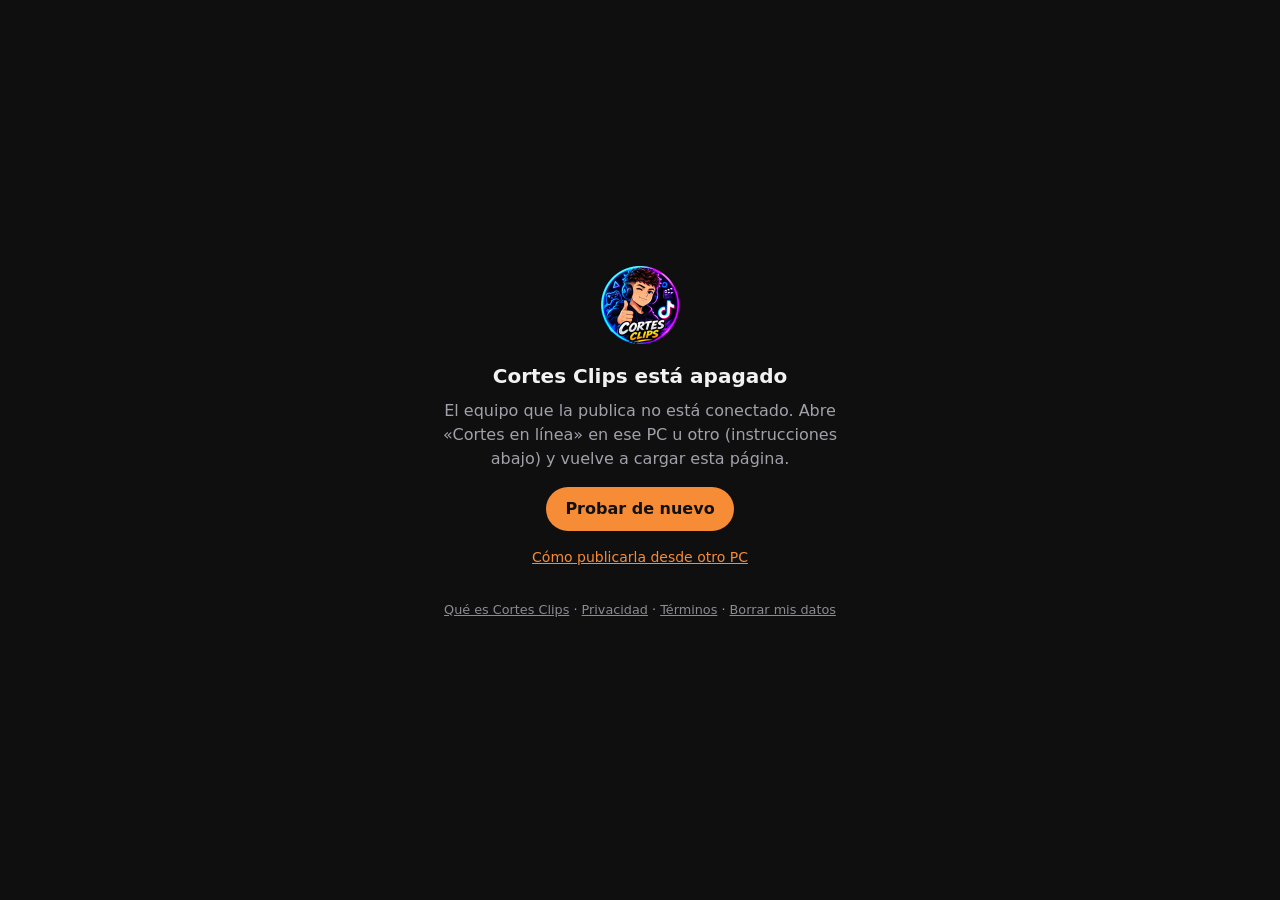
<file: index.html>
<!doctype html>
<html lang="es">
<head>
<meta charset="utf-8">
<meta name="viewport" content="width=device-width, initial-scale=1">
<meta name="robots" content="noindex">
<title>Cortes Clips</title>
<link rel="icon" type="image/png" href="favicon.png">
<style>
  :root { color-scheme: dark; }
  body { margin: 0; min-height: 100dvh; display: grid; place-items: center; background: #0f0f10; color: #f2f2f2;
         font: 16px/1.5 system-ui, -apple-system, "Segoe UI", sans-serif; }
  main { max-width: 26rem; padding: 2rem; text-align: center; }
  .logo { width: 5rem; height: 5rem; margin: 0 auto 1rem; border-radius: 50%; display: block; }
  h1 { font-size: 1.25rem; margin: 0 0 .5rem; }
  p { color: #a1a1aa; margin: 0 0 1rem; }
  button { font: inherit; padding: .6rem 1.2rem; border: 0; border-radius: 999px; background: #f68c36; color: #111; font-weight: 600; cursor: pointer; }
  .spin { width: 1.5rem; height: 1.5rem; margin: 0 auto; border: 3px solid #333; border-top-color: #f68c36; border-radius: 50%; animation: s 1s linear infinite; }
  @keyframes s { to { transform: rotate(360deg); } }
</style>
</head>
<body>
<main>
  <img class="logo" src="logo.png" alt="" aria-hidden="true">
  <h1 id="titulo">Abriendo Cortes Clips…</h1>
  <p id="texto">Buscando el link vigente.</p>
  <div id="spin" class="spin" aria-hidden="true"></div>
  <button id="otra" hidden>Probar de nuevo</button>
  <p id="ayuda" hidden style="margin-top:1rem;font-size:.875rem"><a href="https://github.com/brayannpilli/cortes#publicarla-desde-otro-pc-windows" style="color:#f68c36">Cómo publicarla desde otro PC</a></p>
  <p style="margin-top:2rem;font-size:.8rem"><a href="inicio.html" style="color:#8b8b93">Qué es Cortes Clips</a> · <a href="privacidad.html" style="color:#8b8b93">Privacidad</a> · <a href="terminos.html" style="color:#8b8b93">Términos</a> · <a href="borrar-datos.html" style="color:#8b8b93">Borrar mis datos</a></p>
</main>
<script>
// El PC que publica Cortes cambia de link cada vez que reabre el túnel y lo guarda en link.json.
// Se lee por la API de GitHub (sin caché) y, si la app responde, se entra.
const titulo = document.getElementById("titulo"), texto = document.getElementById("texto");
const spin = document.getElementById("spin"), otra = document.getElementById("otra");
otra.onclick = () => location.reload();

function apagada(msg) {
  titulo.textContent = "Cortes Clips está apagado";
  texto.textContent = msg;
  spin.hidden = true;
  otra.hidden = false;
  document.getElementById("ayuda").hidden = false;
}

async function abrir() {
  try {
    const r = await fetch("https://api.github.com/repos/brayannpilli/cortes/contents/link.json?ref=main",
      { headers: { Accept: "application/vnd.github.raw+json" }, cache: "no-store" });
    if (!r.ok) throw new Error("sin link");
    const { url } = await r.json();
    if (!/^https:\/\/[a-z0-9-]+\.trycloudflare\.com$/.test(url)) throw new Error("link no válido");
    // ¿Responde? (no-cors: solo importa si la conexión llega; un túnel caído falla al instante)
    const ctl = new AbortController();
    const t = setTimeout(() => ctl.abort(), 12000);
    await fetch(url + "/api/auth/me", { mode: "no-cors", cache: "no-store", signal: ctl.signal });
    clearTimeout(t);
    location.replace(url + location.hash);
  } catch {
    apagada("El equipo que la publica no está conectado. Abre «Cortes en línea» en ese PC u otro (instrucciones abajo) y vuelve a cargar esta página.");
  }
}
abrir();
</script>
</body>
</html>
</file>
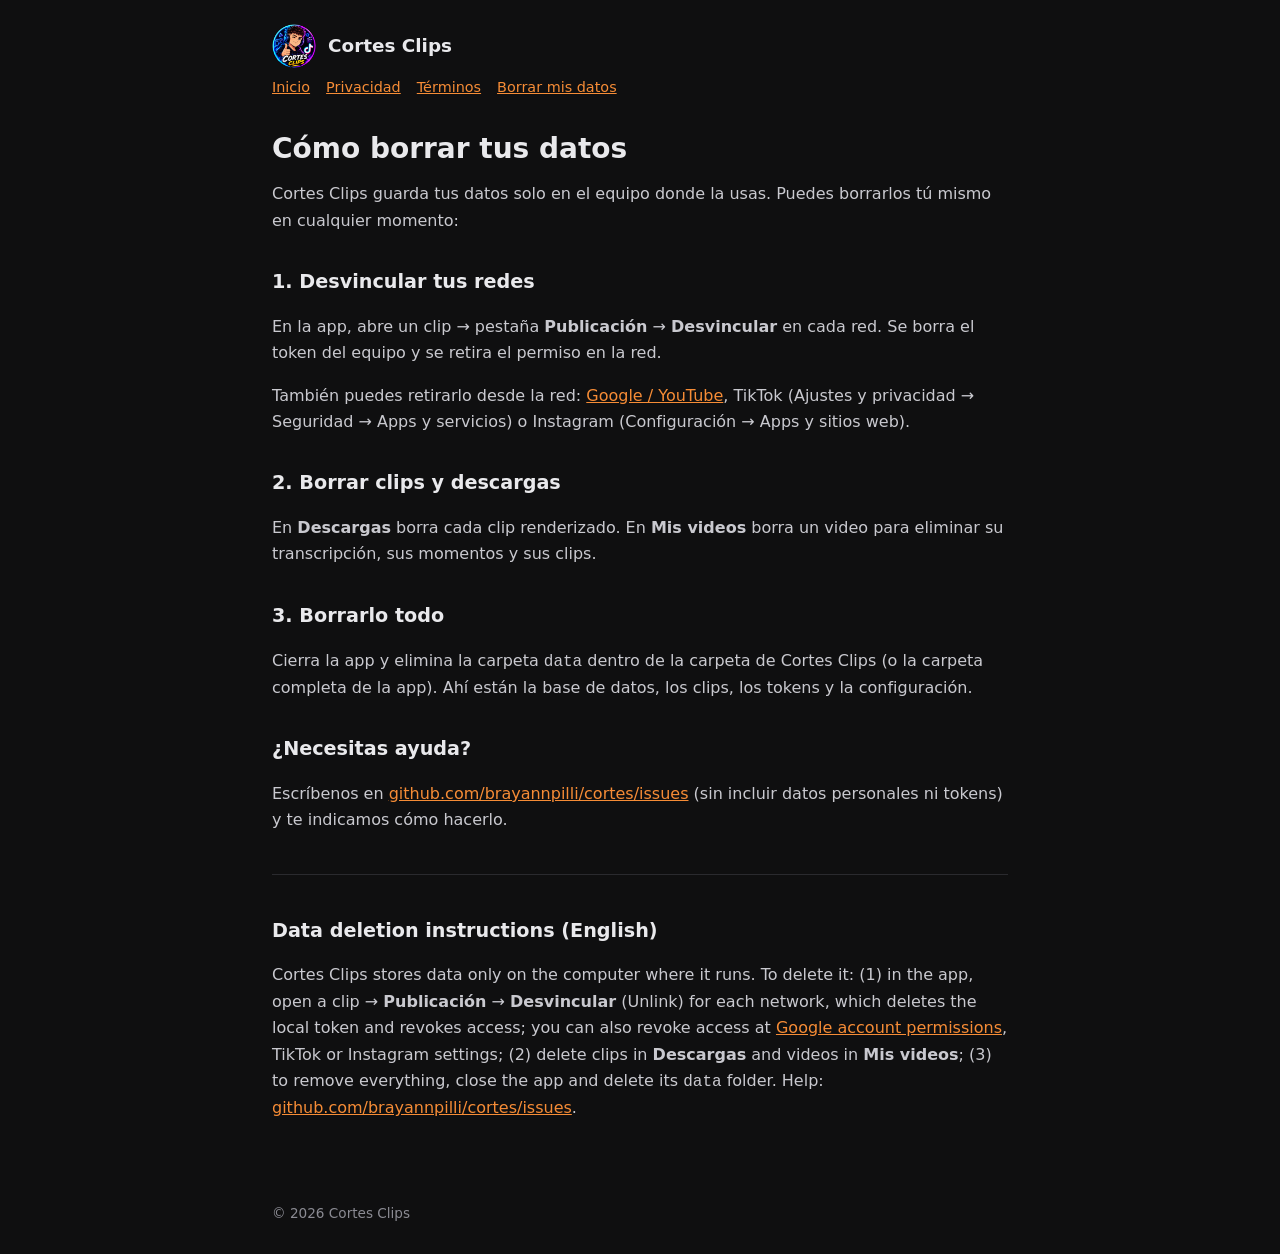
<file: borrar-datos.html>
<!doctype html>
<html lang="es">
<head>
<meta charset="utf-8">
<meta name="viewport" content="width=device-width, initial-scale=1">
<title>Borrar mis datos — Cortes Clips</title>
<link rel="icon" type="image/png" href="favicon.png">
<link rel="stylesheet" href="legal.css">
</head>
<body>
<header><img src="logo.png" alt=""><a href="inicio.html">Cortes Clips</a></header>
<nav><a href="inicio.html">Inicio</a><a href="privacidad.html">Privacidad</a><a href="terminos.html">Términos</a><a href="borrar-datos.html">Borrar mis datos</a></nav>
<main>
  <h1>Cómo borrar tus datos</h1>
  <p>Cortes Clips guarda tus datos solo en el equipo donde la usas. Puedes borrarlos tú mismo en cualquier momento:</p>
  <h2>1. Desvincular tus redes</h2>
  <p>En la app, abre un clip → pestaña <strong>Publicación</strong> → <strong>Desvincular</strong> en cada red. Se borra el token del equipo y se retira el permiso en la red.</p>
  <p>También puedes retirarlo desde la red: <a href="https://myaccount.google.com/permissions">Google / YouTube</a>, TikTok (Ajustes y privacidad → Seguridad → Apps y servicios) o Instagram (Configuración → Apps y sitios web).</p>
  <h2>2. Borrar clips y descargas</h2>
  <p>En <strong>Descargas</strong> borra cada clip renderizado. En <strong>Mis videos</strong> borra un video para eliminar su transcripción, sus momentos y sus clips.</p>
  <h2>3. Borrarlo todo</h2>
  <p>Cierra la app y elimina la carpeta <code>data</code> dentro de la carpeta de Cortes Clips (o la carpeta completa de la app). Ahí están la base de datos, los clips, los tokens y la configuración.</p>
  <h2>¿Necesitas ayuda?</h2>
  <p>Escríbenos en <a href="https://github.com/brayannpilli/cortes/issues">github.com/brayannpilli/cortes/issues</a> (sin incluir datos personales ni tokens) y te indicamos cómo hacerlo.</p>
  <hr>
  <h2 id="english" lang="en">Data deletion instructions (English)</h2>
  <div lang="en">
  <p>Cortes Clips stores data only on the computer where it runs. To delete it: (1) in the app, open a clip → <strong>Publicación</strong> → <strong>Desvincular</strong> (Unlink) for each network, which deletes the local token and revokes access; you can also revoke access at <a href="https://myaccount.google.com/permissions">Google account permissions</a>, TikTok or Instagram settings; (2) delete clips in <strong>Descargas</strong> and videos in <strong>Mis videos</strong>; (3) to remove everything, close the app and delete its <code>data</code> folder. Help: <a href="https://github.com/brayannpilli/cortes/issues">github.com/brayannpilli/cortes/issues</a>.</p>
  </div>
</main>
<footer>© 2026 Cortes Clips</footer>
</body>
</html>
</file>
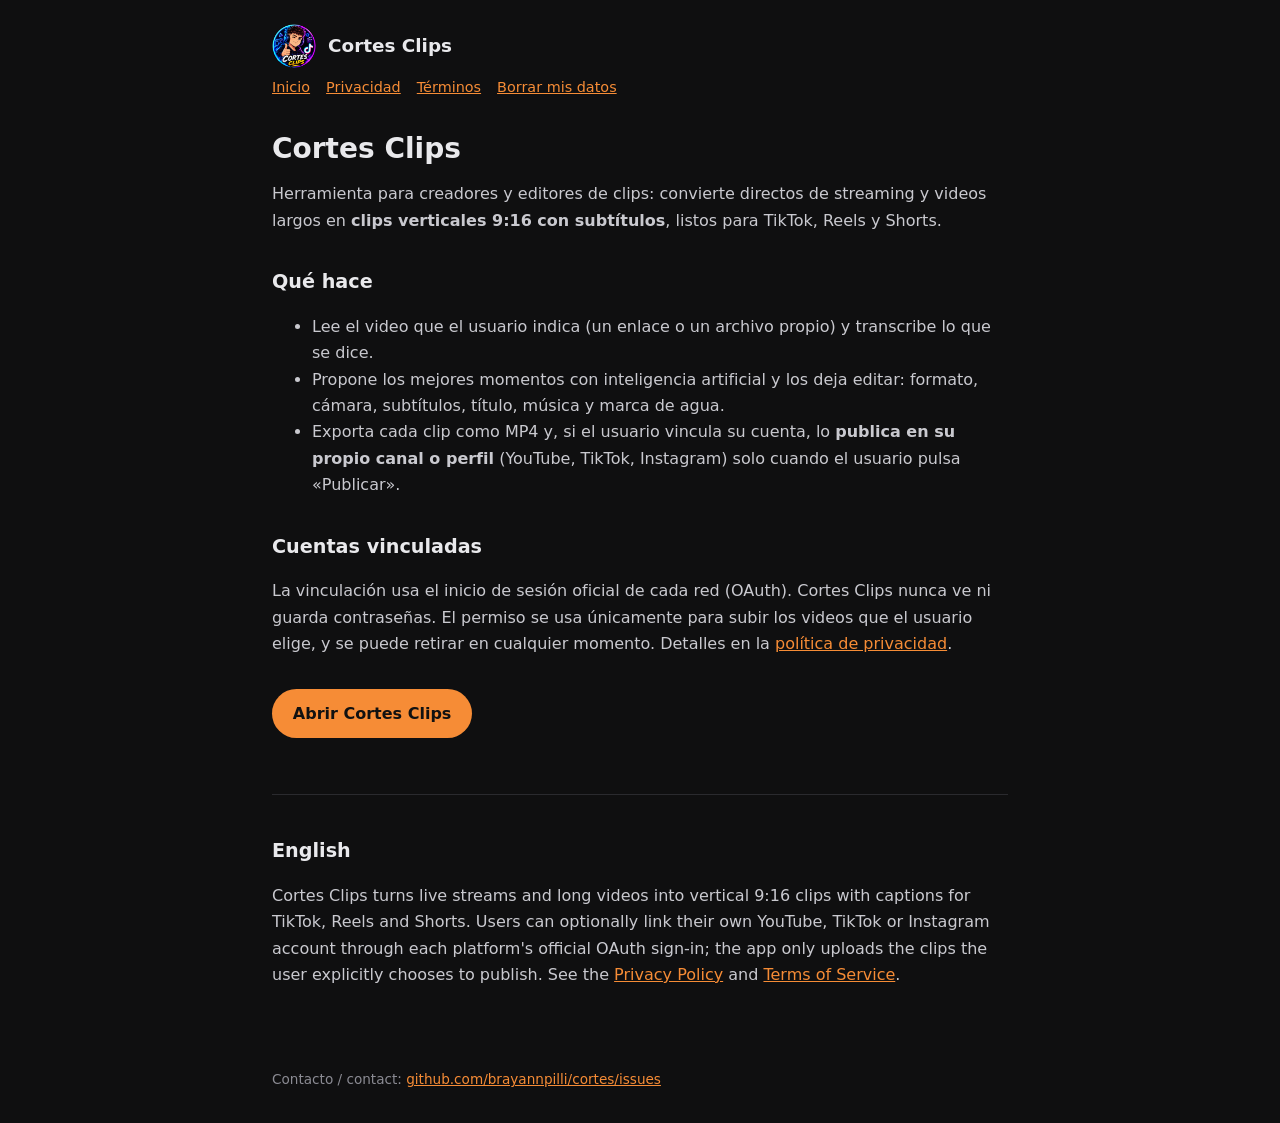
<file: inicio.html>
<!doctype html>
<html lang="es">
<head>
<meta charset="utf-8">
<meta name="viewport" content="width=device-width, initial-scale=1">
<title>Cortes Clips — clips verticales con subtítulos</title>
<meta name="description" content="Cortes Clips convierte directos y videos largos en clips verticales 9:16 con subtítulos, y permite publicarlos en las redes del propio usuario.">
<link rel="icon" type="image/png" href="favicon.png">
<link rel="stylesheet" href="legal.css">
</head>
<body>
<header><img src="logo.png" alt=""><a href="inicio.html">Cortes Clips</a></header>
<nav><a href="inicio.html">Inicio</a><a href="privacidad.html">Privacidad</a><a href="terminos.html">Términos</a><a href="borrar-datos.html">Borrar mis datos</a></nav>
<main>
  <h1>Cortes Clips</h1>
  <p>Herramienta para creadores y editores de clips: convierte directos de streaming y videos largos en <strong>clips verticales 9:16 con subtítulos</strong>, listos para TikTok, Reels y Shorts.</p>
  <h2>Qué hace</h2>
  <ul>
    <li>Lee el video que el usuario indica (un enlace o un archivo propio) y transcribe lo que se dice.</li>
    <li>Propone los mejores momentos con inteligencia artificial y los deja editar: formato, cámara, subtítulos, título, música y marca de agua.</li>
    <li>Exporta cada clip como MP4 y, si el usuario vincula su cuenta, lo <strong>publica en su propio canal o perfil</strong> (YouTube, TikTok, Instagram) solo cuando el usuario pulsa «Publicar».</li>
  </ul>
  <h2>Cuentas vinculadas</h2>
  <p>La vinculación usa el inicio de sesión oficial de cada red (OAuth). Cortes Clips nunca ve ni guarda contraseñas. El permiso se usa únicamente para subir los videos que el usuario elige, y se puede retirar en cualquier momento. Detalles en la <a href="privacidad.html">política de privacidad</a>.</p>
  <a class="cta" href="./">Abrir Cortes Clips</a>
  <hr>
  <h2 lang="en">English</h2>
  <p lang="en">Cortes Clips turns live streams and long videos into vertical 9:16 clips with captions for TikTok, Reels and Shorts. Users can optionally link their own YouTube, TikTok or Instagram account through each platform's official OAuth sign-in; the app only uploads the clips the user explicitly chooses to publish. See the <a href="privacidad.html#english">Privacy Policy</a> and <a href="terminos.html#english">Terms of Service</a>.</p>
</main>
<footer>Contacto / contact: <a href="https://github.com/brayannpilli/cortes/issues">github.com/brayannpilli/cortes/issues</a></footer>
</body>
</html>
</file>
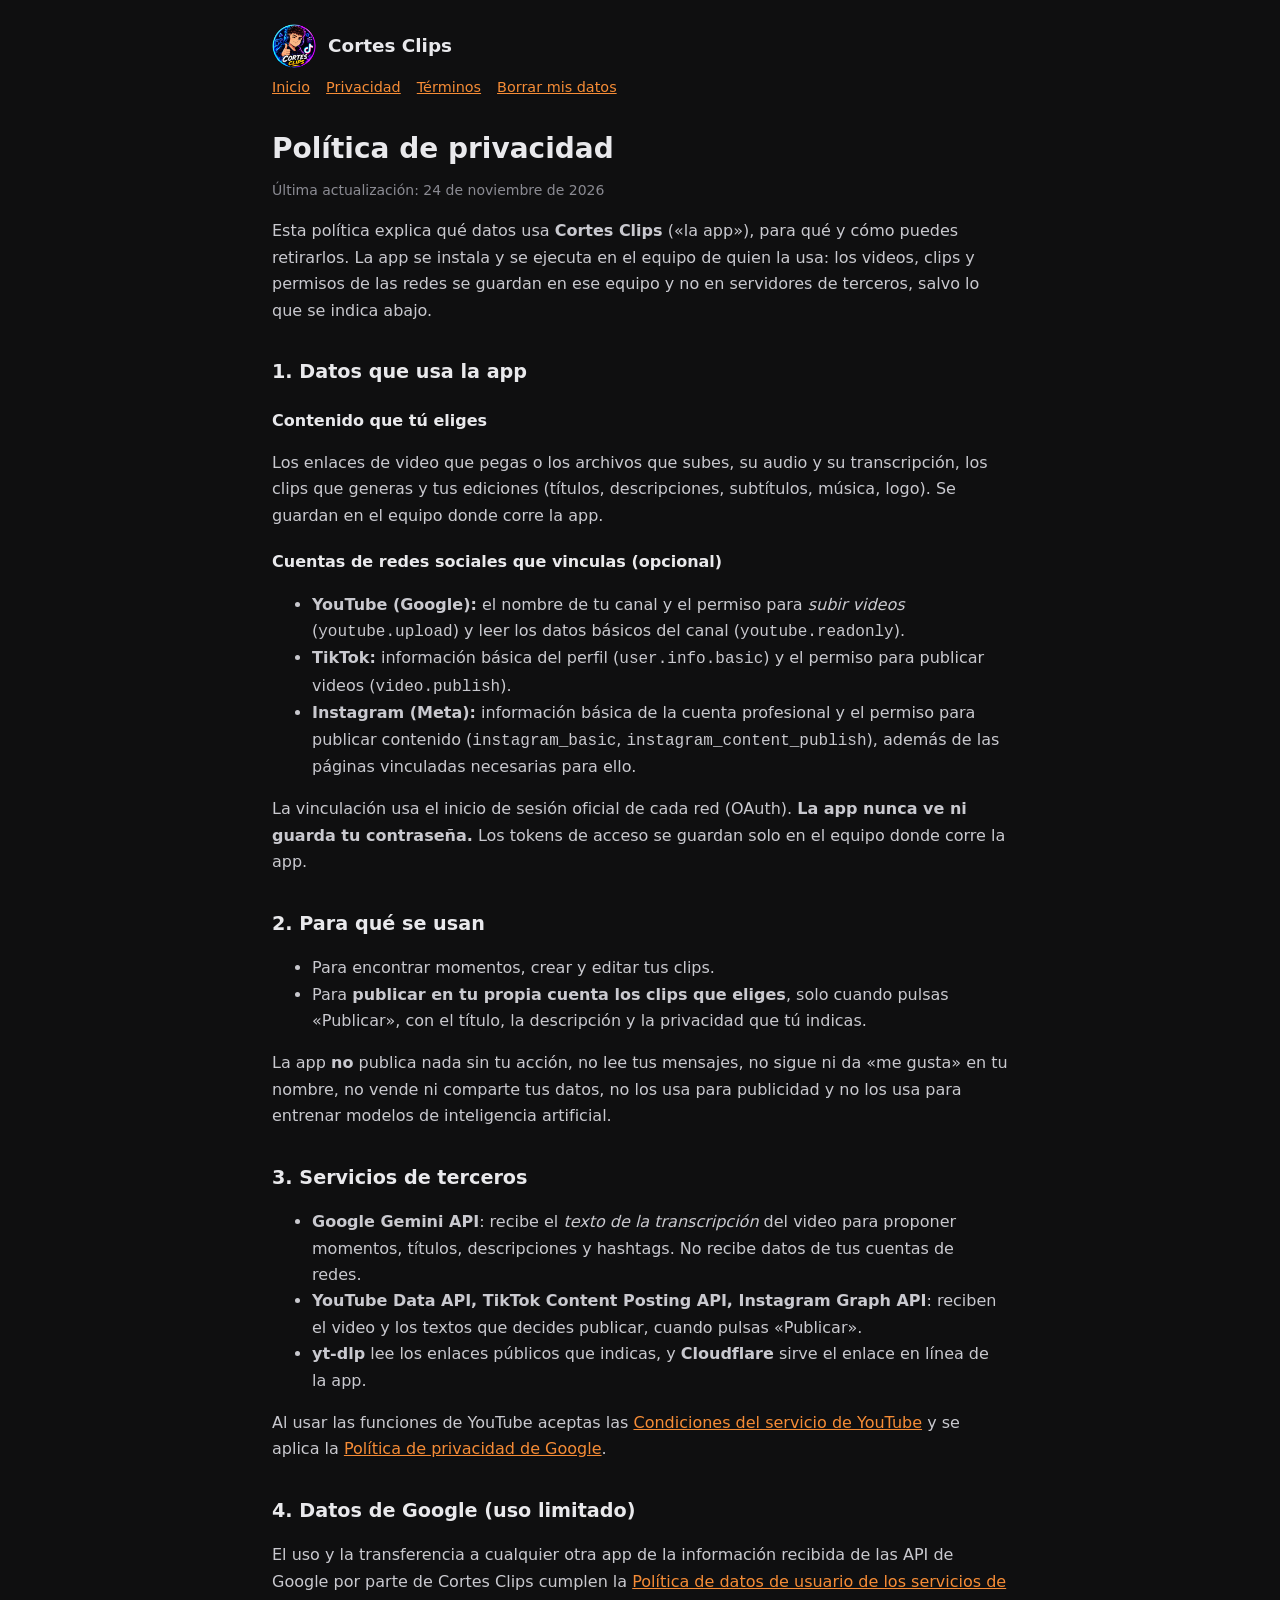
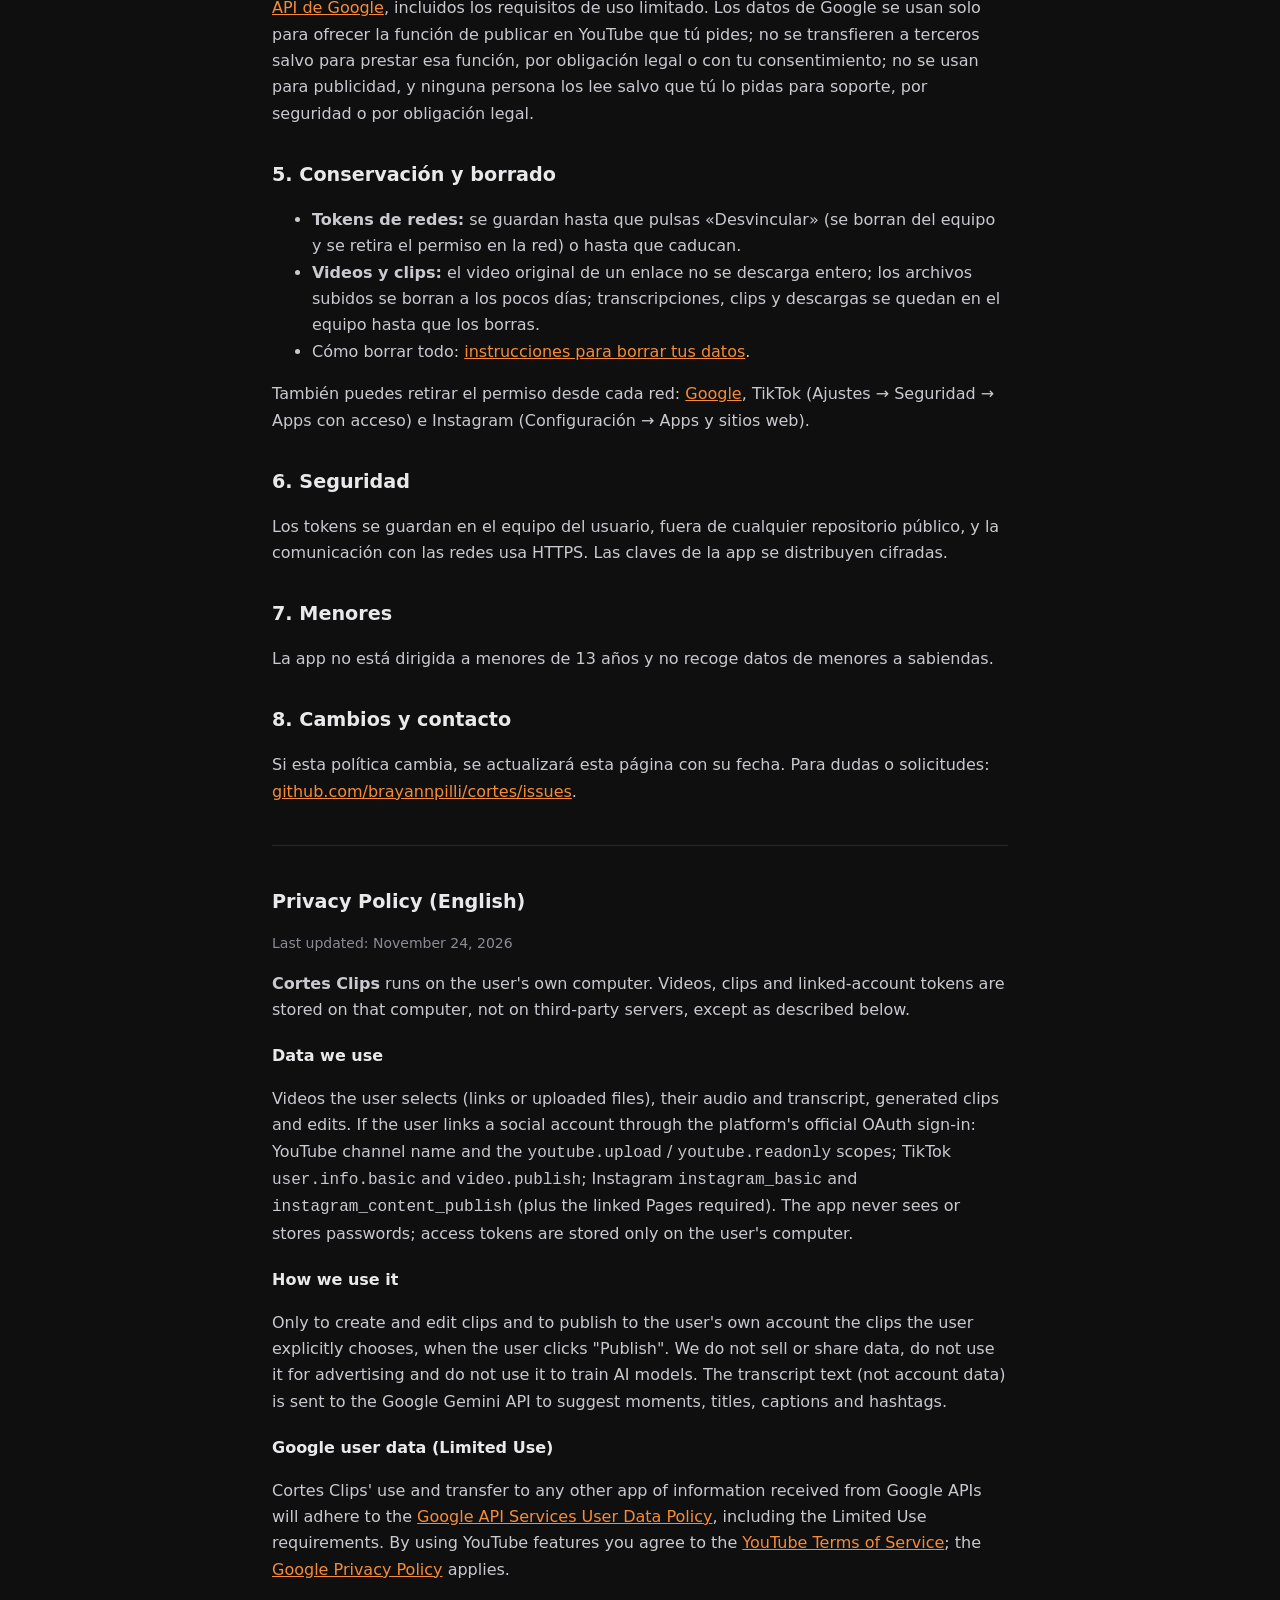
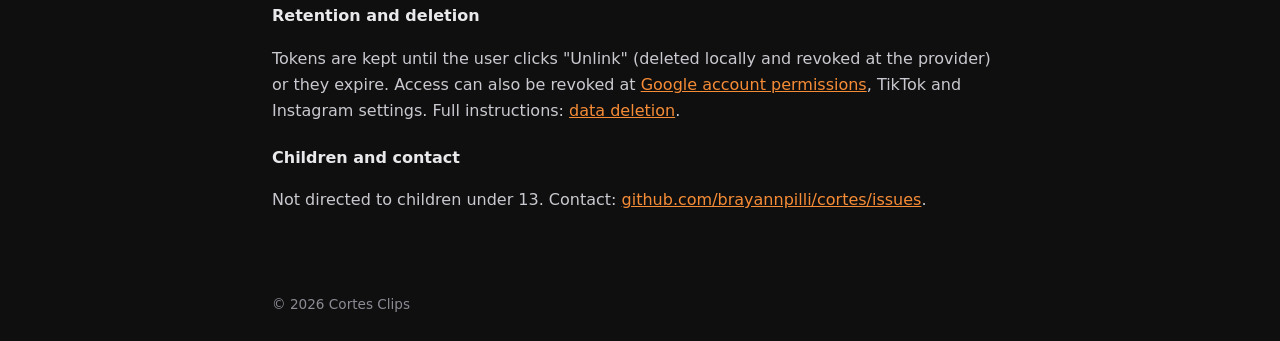
<file: privacidad.html>
<!doctype html>
<html lang="es">
<head>
<meta charset="utf-8">
<meta name="viewport" content="width=device-width, initial-scale=1">
<title>Política de privacidad — Cortes Clips</title>
<link rel="icon" type="image/png" href="favicon.png">
<link rel="stylesheet" href="legal.css">
</head>
<body>
<header><img src="logo.png" alt=""><a href="inicio.html">Cortes Clips</a></header>
<nav><a href="inicio.html">Inicio</a><a href="privacidad.html">Privacidad</a><a href="terminos.html">Términos</a><a href="borrar-datos.html">Borrar mis datos</a></nav>
<main>
  <h1>Política de privacidad</h1>
  <p class="meta">Última actualización: 24 de noviembre de 2026</p>

  <p>Esta política explica qué datos usa <strong>Cortes Clips</strong> («la app»), para qué y cómo puedes retirarlos. La app se instala y se ejecuta en el equipo de quien la usa: los videos, clips y permisos de las redes se guardan en ese equipo y no en servidores de terceros, salvo lo que se indica abajo.</p>

  <h2>1. Datos que usa la app</h2>
  <h3>Contenido que tú eliges</h3>
  <p>Los enlaces de video que pegas o los archivos que subes, su audio y su transcripción, los clips que generas y tus ediciones (títulos, descripciones, subtítulos, música, logo). Se guardan en el equipo donde corre la app.</p>
  <h3>Cuentas de redes sociales que vinculas (opcional)</h3>
  <ul>
    <li><strong>YouTube (Google):</strong> el nombre de tu canal y el permiso para <em>subir videos</em> (<code>youtube.upload</code>) y leer los datos básicos del canal (<code>youtube.readonly</code>).</li>
    <li><strong>TikTok:</strong> información básica del perfil (<code>user.info.basic</code>) y el permiso para publicar videos (<code>video.publish</code>).</li>
    <li><strong>Instagram (Meta):</strong> información básica de la cuenta profesional y el permiso para publicar contenido (<code>instagram_basic</code>, <code>instagram_content_publish</code>), además de las páginas vinculadas necesarias para ello.</li>
  </ul>
  <p>La vinculación usa el inicio de sesión oficial de cada red (OAuth). <strong>La app nunca ve ni guarda tu contraseña.</strong> Los tokens de acceso se guardan solo en el equipo donde corre la app.</p>

  <h2>2. Para qué se usan</h2>
  <ul>
    <li>Para encontrar momentos, crear y editar tus clips.</li>
    <li>Para <strong>publicar en tu propia cuenta los clips que eliges</strong>, solo cuando pulsas «Publicar», con el título, la descripción y la privacidad que tú indicas.</li>
  </ul>
  <p>La app <strong>no</strong> publica nada sin tu acción, no lee tus mensajes, no sigue ni da «me gusta» en tu nombre, no vende ni comparte tus datos, no los usa para publicidad y no los usa para entrenar modelos de inteligencia artificial.</p>

  <h2>3. Servicios de terceros</h2>
  <ul>
    <li><strong>Google Gemini API</strong>: recibe el <em>texto de la transcripción</em> del video para proponer momentos, títulos, descripciones y hashtags. No recibe datos de tus cuentas de redes.</li>
    <li><strong>YouTube Data API, TikTok Content Posting API, Instagram Graph API</strong>: reciben el video y los textos que decides publicar, cuando pulsas «Publicar».</li>
    <li><strong>yt-dlp</strong> lee los enlaces públicos que indicas, y <strong>Cloudflare</strong> sirve el enlace en línea de la app.</li>
  </ul>
  <p>Al usar las funciones de YouTube aceptas las <a href="https://www.youtube.com/t/terms">Condiciones del servicio de YouTube</a> y se aplica la <a href="https://policies.google.com/privacy">Política de privacidad de Google</a>.</p>

  <h2>4. Datos de Google (uso limitado)</h2>
  <p>El uso y la transferencia a cualquier otra app de la información recibida de las API de Google por parte de Cortes Clips cumplen la <a href="https://developers.google.com/terms/api-services-user-data-policy">Política de datos de usuario de los servicios de API de Google</a>, incluidos los requisitos de uso limitado. Los datos de Google se usan solo para ofrecer la función de publicar en YouTube que tú pides; no se transfieren a terceros salvo para prestar esa función, por obligación legal o con tu consentimiento; no se usan para publicidad, y ninguna persona los lee salvo que tú lo pidas para soporte, por seguridad o por obligación legal.</p>

  <h2>5. Conservación y borrado</h2>
  <ul>
    <li><strong>Tokens de redes:</strong> se guardan hasta que pulsas «Desvincular» (se borran del equipo y se retira el permiso en la red) o hasta que caducan.</li>
    <li><strong>Videos y clips:</strong> el video original de un enlace no se descarga entero; los archivos subidos se borran a los pocos días; transcripciones, clips y descargas se quedan en el equipo hasta que los borras.</li>
    <li>Cómo borrar todo: <a href="borrar-datos.html">instrucciones para borrar tus datos</a>.</li>
  </ul>
  <p>También puedes retirar el permiso desde cada red: <a href="https://myaccount.google.com/permissions">Google</a>, TikTok (Ajustes → Seguridad → Apps con acceso) e Instagram (Configuración → Apps y sitios web).</p>

  <h2>6. Seguridad</h2>
  <p>Los tokens se guardan en el equipo del usuario, fuera de cualquier repositorio público, y la comunicación con las redes usa HTTPS. Las claves de la app se distribuyen cifradas.</p>

  <h2>7. Menores</h2>
  <p>La app no está dirigida a menores de 13 años y no recoge datos de menores a sabiendas.</p>

  <h2>8. Cambios y contacto</h2>
  <p>Si esta política cambia, se actualizará esta página con su fecha. Para dudas o solicitudes: <a href="https://github.com/brayannpilli/cortes/issues">github.com/brayannpilli/cortes/issues</a>.</p>

  <hr>
  <h2 id="english" lang="en">Privacy Policy (English)</h2>
  <div lang="en">
  <p class="meta">Last updated: November 24, 2026</p>
  <p><strong>Cortes Clips</strong> runs on the user's own computer. Videos, clips and linked-account tokens are stored on that computer, not on third-party servers, except as described below.</p>
  <h3>Data we use</h3>
  <p>Videos the user selects (links or uploaded files), their audio and transcript, generated clips and edits. If the user links a social account through the platform's official OAuth sign-in: YouTube channel name and the <code>youtube.upload</code> / <code>youtube.readonly</code> scopes; TikTok <code>user.info.basic</code> and <code>video.publish</code>; Instagram <code>instagram_basic</code> and <code>instagram_content_publish</code> (plus the linked Pages required). The app never sees or stores passwords; access tokens are stored only on the user's computer.</p>
  <h3>How we use it</h3>
  <p>Only to create and edit clips and to publish to the user's own account the clips the user explicitly chooses, when the user clicks "Publish". We do not sell or share data, do not use it for advertising and do not use it to train AI models. The transcript text (not account data) is sent to the Google Gemini API to suggest moments, titles, captions and hashtags.</p>
  <h3>Google user data (Limited Use)</h3>
  <p>Cortes Clips' use and transfer to any other app of information received from Google APIs will adhere to the <a href="https://developers.google.com/terms/api-services-user-data-policy">Google API Services User Data Policy</a>, including the Limited Use requirements. By using YouTube features you agree to the <a href="https://www.youtube.com/t/terms">YouTube Terms of Service</a>; the <a href="https://policies.google.com/privacy">Google Privacy Policy</a> applies.</p>
  <h3>Retention and deletion</h3>
  <p>Tokens are kept until the user clicks "Unlink" (deleted locally and revoked at the provider) or they expire. Access can also be revoked at <a href="https://myaccount.google.com/permissions">Google account permissions</a>, TikTok and Instagram settings. Full instructions: <a href="borrar-datos.html#english">data deletion</a>.</p>
  <h3>Children and contact</h3>
  <p>Not directed to children under 13. Contact: <a href="https://github.com/brayannpilli/cortes/issues">github.com/brayannpilli/cortes/issues</a>.</p>
  </div>
</main>
<footer>© 2026 Cortes Clips</footer>
</body>
</html>
</file>
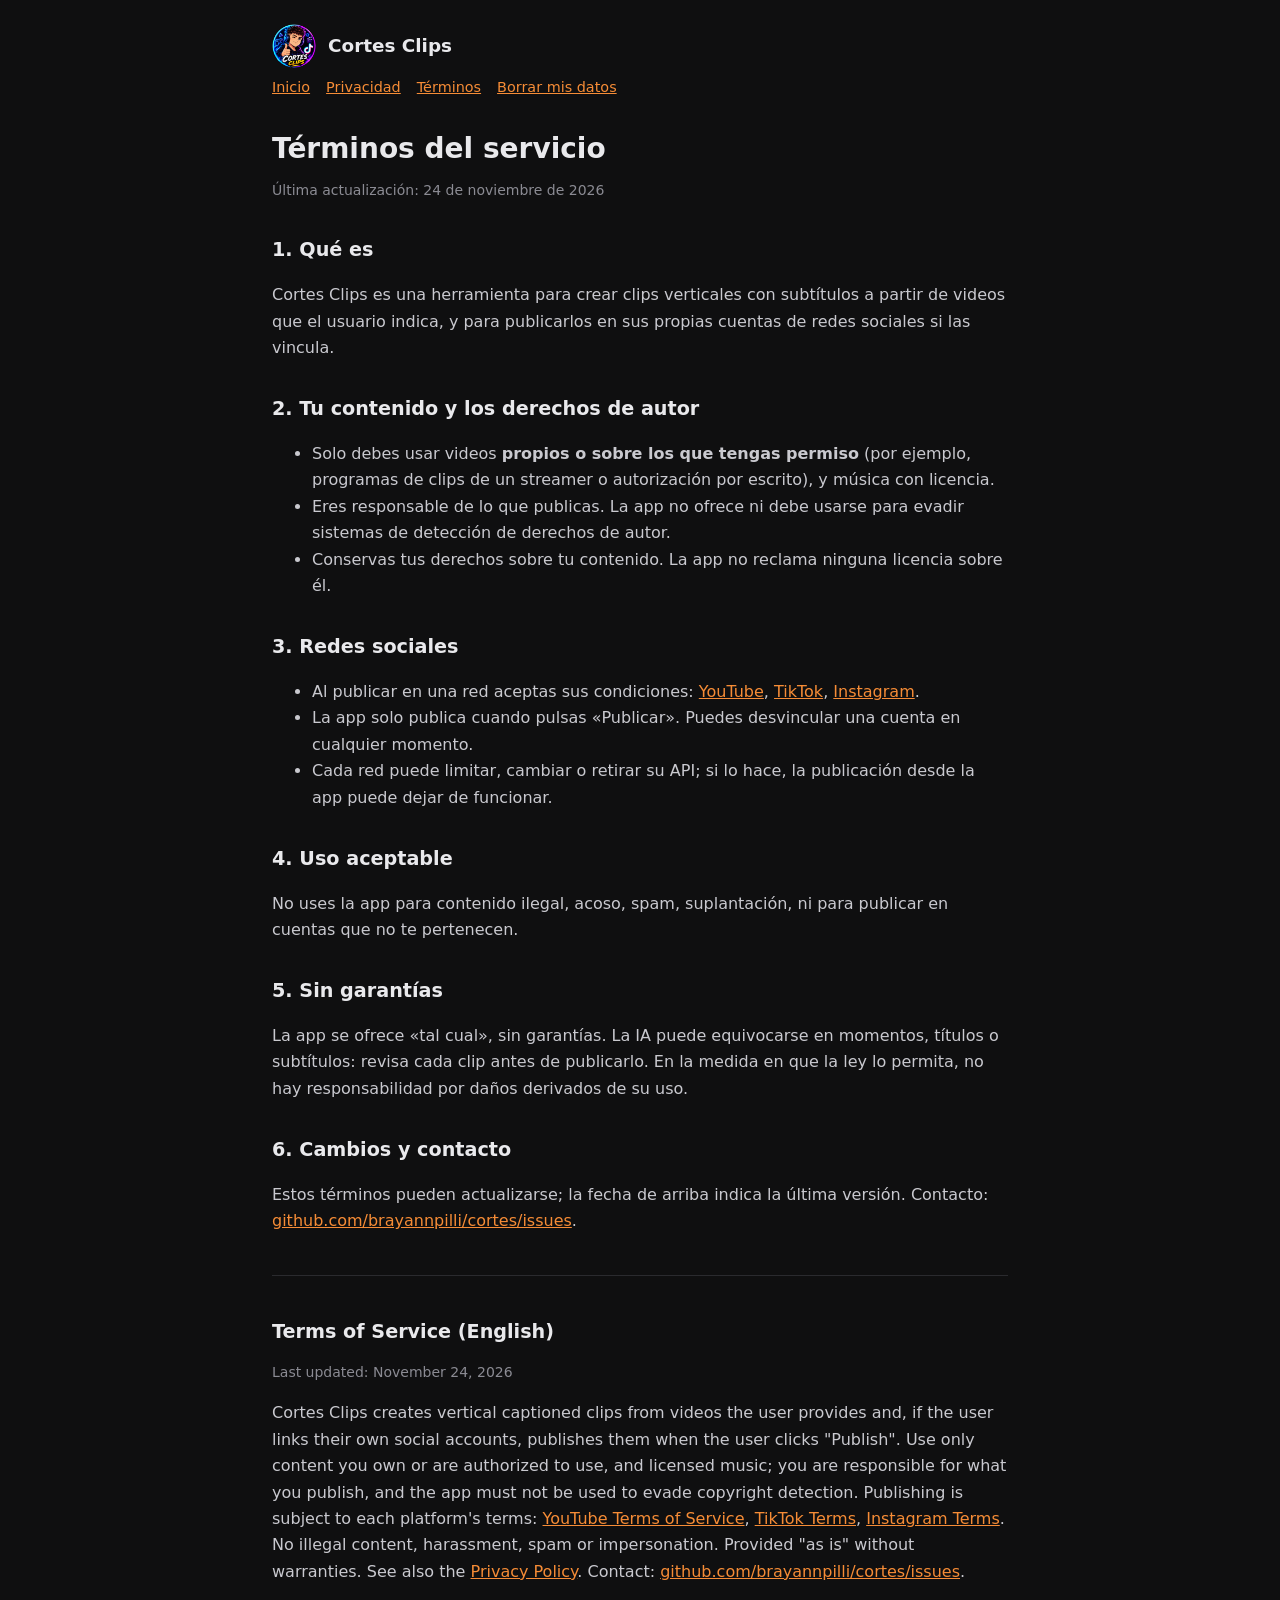
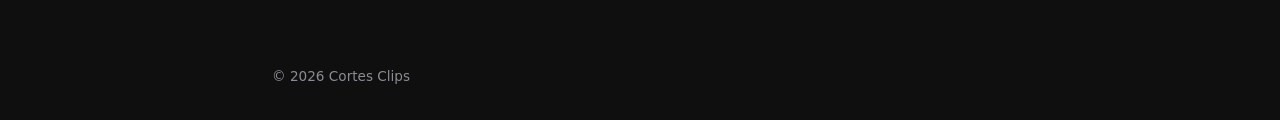
<file: terminos.html>
<!doctype html>
<html lang="es">
<head>
<meta charset="utf-8">
<meta name="viewport" content="width=device-width, initial-scale=1">
<title>Términos del servicio — Cortes Clips</title>
<link rel="icon" type="image/png" href="favicon.png">
<link rel="stylesheet" href="legal.css">
</head>
<body>
<header><img src="logo.png" alt=""><a href="inicio.html">Cortes Clips</a></header>
<nav><a href="inicio.html">Inicio</a><a href="privacidad.html">Privacidad</a><a href="terminos.html">Términos</a><a href="borrar-datos.html">Borrar mis datos</a></nav>
<main>
  <h1>Términos del servicio</h1>
  <p class="meta">Última actualización: 24 de noviembre de 2026</p>

  <h2>1. Qué es</h2>
  <p>Cortes Clips es una herramienta para crear clips verticales con subtítulos a partir de videos que el usuario indica, y para publicarlos en sus propias cuentas de redes sociales si las vincula.</p>

  <h2>2. Tu contenido y los derechos de autor</h2>
  <ul>
    <li>Solo debes usar videos <strong>propios o sobre los que tengas permiso</strong> (por ejemplo, programas de clips de un streamer o autorización por escrito), y música con licencia.</li>
    <li>Eres responsable de lo que publicas. La app no ofrece ni debe usarse para evadir sistemas de detección de derechos de autor.</li>
    <li>Conservas tus derechos sobre tu contenido. La app no reclama ninguna licencia sobre él.</li>
  </ul>

  <h2>3. Redes sociales</h2>
  <ul>
    <li>Al publicar en una red aceptas sus condiciones: <a href="https://www.youtube.com/t/terms">YouTube</a>, <a href="https://www.tiktok.com/legal/terms-of-service">TikTok</a>, <a href="https://help.instagram.com/581066165581870">Instagram</a>.</li>
    <li>La app solo publica cuando pulsas «Publicar». Puedes desvincular una cuenta en cualquier momento.</li>
    <li>Cada red puede limitar, cambiar o retirar su API; si lo hace, la publicación desde la app puede dejar de funcionar.</li>
  </ul>

  <h2>4. Uso aceptable</h2>
  <p>No uses la app para contenido ilegal, acoso, spam, suplantación, ni para publicar en cuentas que no te pertenecen.</p>

  <h2>5. Sin garantías</h2>
  <p>La app se ofrece «tal cual», sin garantías. La IA puede equivocarse en momentos, títulos o subtítulos: revisa cada clip antes de publicarlo. En la medida en que la ley lo permita, no hay responsabilidad por daños derivados de su uso.</p>

  <h2>6. Cambios y contacto</h2>
  <p>Estos términos pueden actualizarse; la fecha de arriba indica la última versión. Contacto: <a href="https://github.com/brayannpilli/cortes/issues">github.com/brayannpilli/cortes/issues</a>.</p>

  <hr>
  <h2 id="english" lang="en">Terms of Service (English)</h2>
  <div lang="en">
  <p class="meta">Last updated: November 24, 2026</p>
  <p>Cortes Clips creates vertical captioned clips from videos the user provides and, if the user links their own social accounts, publishes them when the user clicks "Publish". Use only content you own or are authorized to use, and licensed music; you are responsible for what you publish, and the app must not be used to evade copyright detection. Publishing is subject to each platform's terms: <a href="https://www.youtube.com/t/terms">YouTube Terms of Service</a>, <a href="https://www.tiktok.com/legal/terms-of-service">TikTok Terms</a>, <a href="https://help.instagram.com/581066165581870">Instagram Terms</a>. No illegal content, harassment, spam or impersonation. Provided "as is" without warranties. See also the <a href="privacidad.html#english">Privacy Policy</a>. Contact: <a href="https://github.com/brayannpilli/cortes/issues">github.com/brayannpilli/cortes/issues</a>.</p>
  </div>
</main>
<footer>© 2026 Cortes Clips</footer>
</body>
</html>
</file>
<file: legal.css>
:root { color-scheme: dark; }
body { margin: 0; background: #0f0f10; color: #e9e9ec; font: 16px/1.65 system-ui, -apple-system, "Segoe UI", sans-serif; }
header { display: flex; align-items: center; gap: .75rem; max-width: 46rem; margin: 0 auto; padding: 1.5rem 1.25rem .5rem; }
header img { width: 2.75rem; height: 2.75rem; border-radius: 50%; }
header a { color: inherit; text-decoration: none; font-weight: 700; font-size: 1.15rem; }
nav { max-width: 46rem; margin: 0 auto; padding: 0 1.25rem; display: flex; flex-wrap: wrap; gap: .25rem 1rem; font-size: .9rem; }
nav a { color: #f68c36; }
main { max-width: 46rem; margin: 0 auto; padding: 1rem 1.25rem 4rem; }
h1 { font-size: 1.75rem; line-height: 1.2; margin: 1rem 0 .25rem; }
h2 { font-size: 1.2rem; margin: 2rem 0 .5rem; }
h3 { font-size: 1rem; margin: 1.25rem 0 .25rem; }
p, li { color: #c9c9cf; }
a { color: #f68c36; }
.meta { color: #8b8b93; font-size: .875rem; }
.cta { display: inline-block; margin: 1rem 0; padding: .7rem 1.3rem; border-radius: 999px; background: #f68c36; color: #111; font-weight: 700; text-decoration: none; }
hr { border: 0; border-top: 1px solid #2a2a2e; margin: 2.5rem 0; }
footer { max-width: 46rem; margin: 0 auto; padding: 0 1.25rem 2rem; color: #8b8b93; font-size: .85rem; }
</file>
